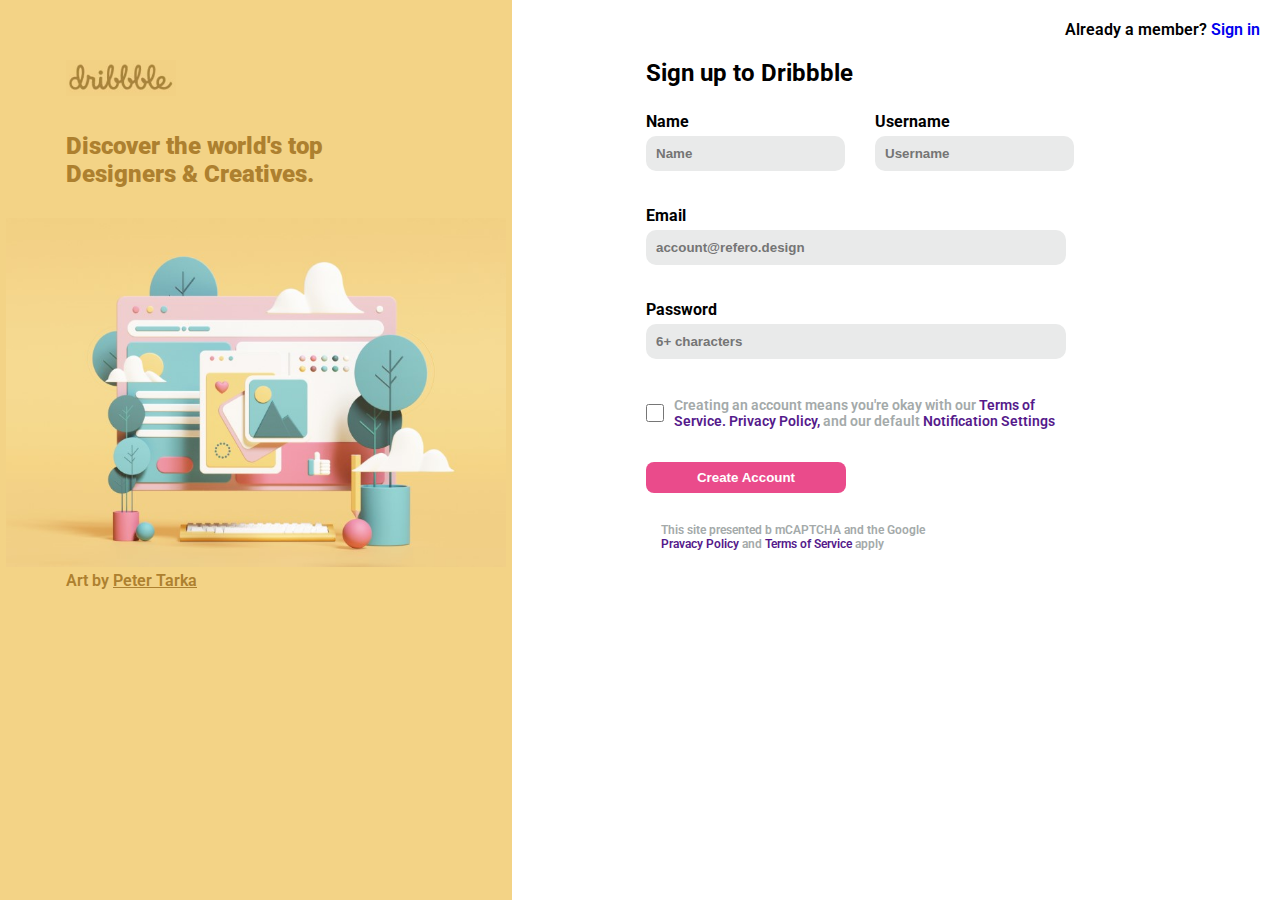
<file: index.html>
<!DOCTYPE html>
<html lang="en">

<head>
    <meta charset="UTF-8">
    <meta http-equiv="X-UA-Compatible" content="IE=edge">
    <meta name="viewport" content="width=device-width, initial-scale=1.0">
    <link rel="stylesheet" href="./style.css">
    <title>Sign Up</title>
    <!-- <style>
        @import url('https://fonts.googleapis.com/css2?family=Fira+Sans:ital,wght@0,100;0,200;0,300;0,400;0,500;0,600;0,700;0,800;0,900;1,100;1,200;1,300;1,400;1,500;1,600;1,700;1,800;1,900&family=Noto+Sans:ital,wght@0,100..900;1,100..900&family=Roboto:ital,wght@0,100;0,300;0,400;0,500;0,700;0,900;1,100;1,300;1,400;1,500;1,700;1,900&display=swap');

        * {
            margin: 0;
            padding: 0;
            box-sizing: border-box;
        }

        main {
            display: flex;
        }

        .main {
            width: 40%;
            height: 100vh;
            background-color: #f3d386;
            color: #ad802f;
            display: flex;
            justify-content: center;
        }

        .container {
            width: 60%;
        }

        .head {
            margin: 60px 60px 30px 60px;
            font-size: 26px;
        }

        .para {
            margin: 30px 60px;
            font-size: 24px;
            font-family: Arial, Helvetica, sans-serif;
            font-weight: 800;
        }

        .main img {
            width: 500px;
            margin: auto;
        }

        .foot {
            margin: auto 60px;
            font-family: 'Times New Roman', Times, serif;
            font-weight: 600;
        }

        .foot a {
            color: #ad802f;
        }

        .container nav {
            margin: 20px;
            text-align: end;
            font-weight: 600;
            font-family: 'Times New Roman', Times, serif;

        }

        .container nav a {
            text-decoration: none;
        }

        .form {
            display: flex;
            justify-content: center;
            align-items: center;
          /*   flex-direction: column; Added */
        }

        form h2 {
            font-family: Arial, Helvetica, sans-serif;
        }
        .name {
            display: flex;
        }
        .error {
            margin: 25px 0px;
            color: red;
            text-decoration: dotted;
        }

        form {
            width: 500px;
            margin: auto;
        }

        .username {
            margin: auto 30px;
        }

        .input input {
            padding: 10px;
            border-radius: 10px;
            background-color: #e9eaea;
            border: none;
            margin: 5px auto;
            font-weight: 600;
            width: 100%; /* Added */
        }

        label {
            color: black;
            font-weight: bold;
        }

        .email,
        .password {
            margin: 30px auto;
        }

        .email input,
        .password input {
            width: calc(100% - 80px); /* Adjusted */
        }

        .check {
            display: flex;
            align-items: center; /* Added */
        }

        .checkword {
            color: #a4aaaa;
            width: 410px;
            margin: auto 10px;
            font-size: 14px;
            font-weight: 600;
            font-family: sans-serif;
        }

        .check input {
            height: 18px;
            width: 18px;
            margin: 10px auto;
        }

        .check a {
            text-decoration: none;
        }
        button {
            padding: 8px;
            width: 200px;
            border-radius: 8px;
            border: none;
            color: white;
            background-color: #ea4b8b;
            margin: 30px auto;
            font-weight: 600;
            cursor: pointer;
        }

        .endding {
            margin: auto 15px;
            font-size: 12px;
            color: #a4aaaa;
            font-weight: 600;
        }

        .endding a {
            text-decoration: none;
        }

        @media screen and (max-width: 750px) {
            main {
                display: flex;
                flex-direction: column;
            }

            .main {
                width: 100%;
                height: 65vh;
            }

            .head {
                margin: 60px 0px 30px 25px;
            }

            .para {
                margin: 30px 25px;
            }

            .main img {
                width: 350px;
            }

            .foot {
                margin: auto 30px;
            }

            .container {
                width: 100%;
            }

            .heading h2 {
                margin: 20px 0px;
                text-align: center;
            }
            .form{
                margin: auto 20px;
            }
            .input input{
                width: 80%;
            }
            .name {
                display: flex;
                flex-direction: column;
            }

            .username {
                margin: 20px 0px;
            }

            .checkword {
                width: 300px;
            }
        }
    </style> -->
</head>

<body>
    <main>
        <div class="main">
            <div>
                <div class="head"><img src="./resources/dribblelogo2.PNG" alt="D"></div>
                <div class="para">Discover the world's top
                    <div>Designers & Creatives.</div>
                </div>
                <div class="image">
                    <img src="./resources/image.jpg" alt="boximge">
                </div>
                <div class="foot">Art by <a href="#">Peter Tarka</a></div>
            </div>
        </div>

        <div class="container">
            <div>
                <nav>Already a member? <a href="#">Sign in</a></nav>

            </div>
            <div class="form">
                <form action="Createaccount.html">

                    <div class="heading">
                        <h2>Sign up to Dribbble</h2>
                    </div>
                    <div class="error" id="error"></div>
                    <div class="name">
                        <div class="namediv">
                            <label for="first">Name</label>
                            <div class="input"><input type="text" placeholder="Name"></div>
                        </div>
                        <div class="username">
                            <label for="first" id="erroredname">Username</label>
                            <div class="input"><input type="text" placeholder="Username" id="username"
                                    oninput="validate()"></div>
                        </div>
                    </div>

                    <div class="email">
                        <label for="first">Email</label>
                        <div class="input"><input type="text" placeholder="account@refero.design"></div>
                    </div>

                    <div class="password">
                        <label for="first">Password</label>
                        <div class="input"><input type="password" placeholder="6+ characters"></div>
                    </div>

                    <div class="check">
                        <div> <input type="checkbox" id="checkbox"> </div>
                        <div class="checkword">Creating an account means you're okay with our <a href="">Terms of
                                Service. Privacy Policy,</a>
                            and our default<a href=""> Notification Settings</a></div>
                    </div>

                    <div class="submit">
                        <button type="submit">Create Account</button>
                    </div>

                    <div class="endding">
                        <p> This site presented b mCAPTCHA and the Google</p>
                        <p><a href="">Pravacy Policy</a> and <a href="">Terms of Service</a> apply</p>
                    </div>

                </form>
            </div>

        </div>


    </main>
    <script>
        function validate() {

            var error = document.getElementById("error");
            var username = document.getElementById("username");
            var usernamevalue = document.getElementById("username").value;
            var erroredname = document.getElementById("erroredname");

            if (usernamevalue == "John") {
                error.innerHTML = "<ul><li> Username has already been taken </li></ul>";
                erroredname.innerHTML = '<img src="./error-svgrepo-com.svg" alt="ER"> Username';
                username.style.backgroundColor = "#ffd6d6";
                username.style.color = "#ea0606";

            } else {
                error.textContent = "";
            }
        }
    </script>
</body>

</html>
</file>
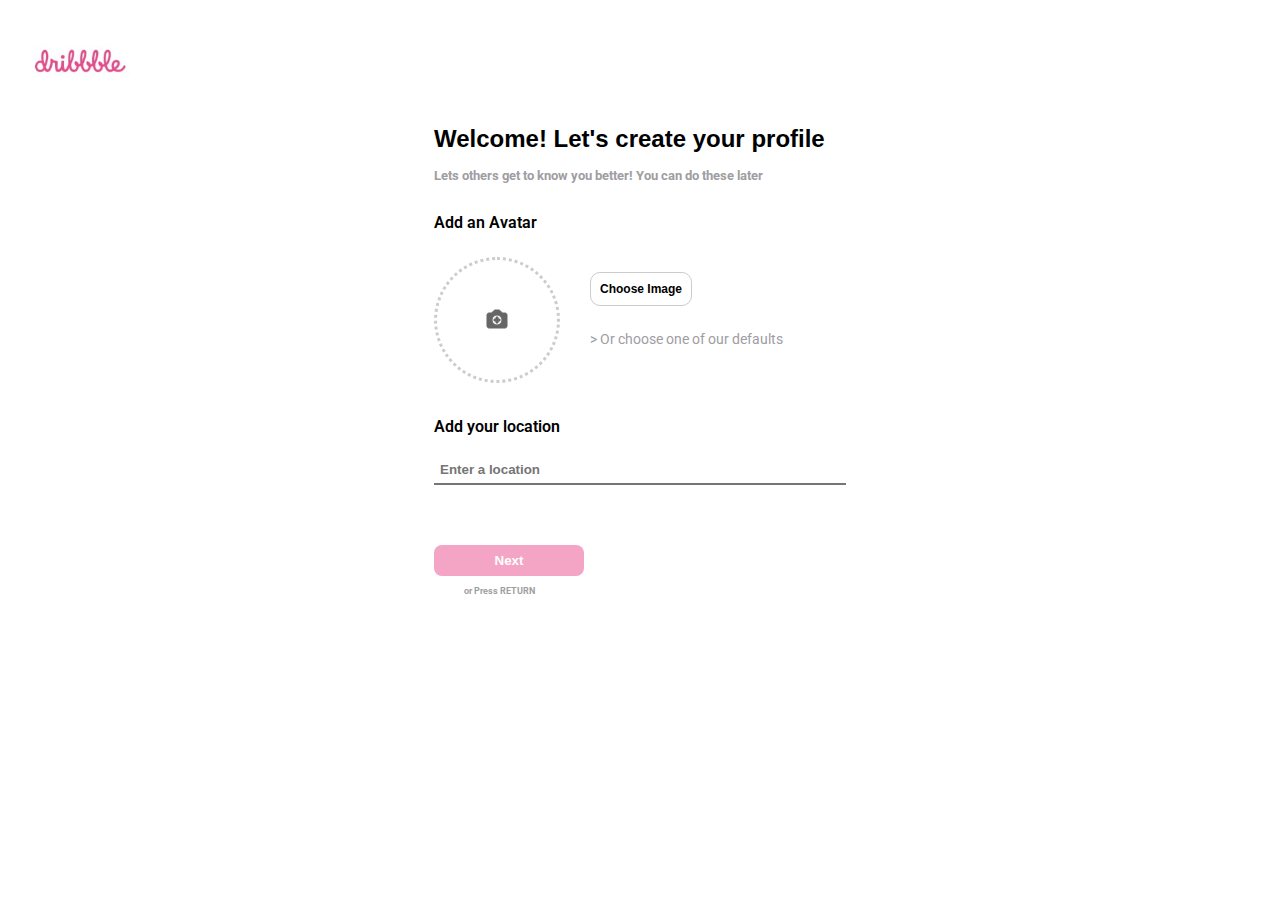
<file: Createaccount.html>
<!DOCTYPE html>
<html lang="en">

<head>
    <meta charset="UTF-8">
    <meta http-equiv="X-UA-Compatible" content="IE=edge">
    <meta name="viewport" content="width=device-width, initial-scale=1.0">
    <title>Create Account</title>
</head>
<style>
    @import url('https://fonts.googleapis.com/css2?family=Roboto:ital,wght@0,100;0,300;0,400;0,500;0,700;0,900;1,100;1,300;1,400;1,500;1,700;1,900&display=swap');
    * {
        margin: 0;
        padding: 0;
    }
    body {
        font-family: "Roboto", sans-serif;
        font-optical-sizing: auto;
        font-weight: 400;
        font-style: normal;
    }

    nav img {
      /*  font-size: 24px;
        font-weight: 600;
        color: #d27198;*/
        margin: 40px 30px;
        width: 100px;
    }

    .container {
        display: flex;
        justify-content: center;
        align-items: center;
    }

    .heading {
        font-size: 24px;
        font-family: Arial, Helvetica, sans-serif;
        font-weight: 700;

    }

    .para {
        color: #9e9da2;
        font-size: 13px;
        font-weight: 700;
        margin: 15px auto 30px auto;
    }

    .upload {
        display: flex;
        margin: 25px auto;
    }

    #image-preview {
        width: 120px;
        height: 120px;
        border: 3px dotted #ccc;
        border-radius: 50%;
    }

    .avatar {
        color: black;
        font-size: 16px;
        font-weight: 600;
        margin: 20px auto;

    }

    .choose {
        margin: 15px 30px;
    }

    .anotherchoose {
        margin: 25px auto;
        color: #9e9da2;
        font-size: 14px;
    }

    #choose-image-button {
        background-color: #ffff;
        font-size: 12px;
        font-weight: 600;
        padding: 9px;
        border: 1px solid #ccc;
        border-radius: 10px;
        font-family: Arial, Helvetica, sans-serif;
        cursor: pointer;
    }

    input {
        font-weight: 600;
    }

    .location {
        margin: 30px auto;
    }

    .location label {
        font-size: 16PX;
        font-weight: 600;

    }

    .location input {
        padding: 6px;
        width: 400px;
        border-top: none;
        border-left: none;
        border-right: none;
        margin: 20px auto;
    }

    #submitButton {
        padding: 8px;
        width: 150px;
        border-radius: 8px;
        border: none;
        color: white;
        background-color: #ea4b8b;
        margin: 10px auto;
        font-weight: 600;
        cursor: pointer;
        opacity: 0.5;
    }

    .end {
        margin: auto 30px;
        font-size: 11px;
        color: #9e9da2;

    }

    #image-preview {
        display: flex;
        justify-content: center;
        align-items: center;
    }

    #image-preview img {
        width: 20%;
        height: 20%;
        cursor: pointer;
    }
    @media only screen and (max-width: 750px) {
        .location input {
            
            width: 300px;
            margin: 20px 10px;
        }
        .heading{
            text-align: center;
        }
        .para{
            text-align: center;
        }
        .avatar{
            margin: 20px;
        }
        .upload {
            display: flex;
            align-items: center;
            flex-direction: column;
          }
          .choose{
            margin: 30px;
          }
          .location {
            margin: 30px 15px;
          }

          #submitButton {
            margin: 10px 15px;
          }
    }
</style>

<body>
    <nav>
        <img src="./resources/dribble_logo.png" alt="D">
    </nav>
    <div class="container">
        <form id="myForm" action="selectcard.html">
            <div class="heading">Welcome! Let's create your profile </div>
            <div class="para">Lets others get to know you better! You can do these later</div>
            <div class="avatar">Add an Avatar</div>
            <div class="upload">
                <div id="image-preview"><img src="./resources/cameraplus.svg" alt="C"></div>
                <div class="choose">
                    <input type="file" id="upload-input" accept="image/*" style="display: none;">
                    <button type="button" id="choose-image-button">Choose Image</button>

                    <div class="anotherchoose">
                        &gt; Or choose one of our defaults
                    </div>
                </div>
            </div>
            <div class="location">
                <label for="location">Add your location</label>
                <div>
                    <input type="text" name="location" id="location" placeholder="Enter a location">
                </div>
            </div>
            <div class="submit">
                <button type="submit" id="submitButton">Next</button>
            </div>
            <div class="end">
                <h5>or Press RETURN</h5>
            </div>
        </form>
    </div>

    <script>
        

        function uploadAndDisplayImage(file) {
            var reader = new FileReader();

            reader.onload = function (event) {
                var imgElement = document.createElement('img');
                imgElement.src = event.target.result;
                document.getElementById('image-preview').innerHTML = '';
                document.getElementById('image-preview').style.border = 'none';
                imgElement.style.width = '120px';
                imgElement.style.height = '120px';
                imgElement.style.borderRadius = '50%';
                imgElement.style.border = 'none';
                document.getElementById('image-preview').appendChild(imgElement);
            };

            reader.readAsDataURL(file);
        }

        document.getElementById('upload-input').addEventListener('change', function (event) {
            var file = event.target.files[0];
            uploadAndDisplayImage(file);
        });

        document.getElementById('choose-image-button').addEventListener('click', function () {
            document.getElementById('upload-input').click();
        });

      

        document.getElementById('submitButton').addEventListener('click', function (event) {
            // Prevent default form submission behavior
            event.preventDefault();

            // Check if the button type is submit
            if (this.type === 'submit') {
                // Manually submit the form
                document.getElementById('myForm').submit();
            } else {
                // Trigger the file input click event
                document.getElementById('upload-input').click();
            }
        });

        document.addEventListener('DOMContentLoaded', function () {
            var formInputs = document.querySelectorAll('input');
            var submitButton = document.getElementById('submitButton');

            formInputs.forEach(function (input) {
                input.addEventListener('input', function () {
                    var allFilled = true;
                    formInputs.forEach(function (input) {
                        if (!input.value.trim()) {
                            allFilled = false;
                        }
                    });
                    if (allFilled) {
                        submitButton.style.opacity = '1'; // Change button color
                    } else {
                        submitButton.style.opacity = '0.5'; // Reset button color
                    }
                });
            });
        });

        document.getElementById('file-input').addEventListener('change', function(event) {
            var file = event.target.files[0];
            var reader = new FileReader();
          
            reader.onload = function(e) {
           /*   var image = document.createElement('img');
              image.src = e.target.result;
              image.style.width = '200px';
              image.style.height = '200px';
              document.getElementById('imageContainer').innerHTML = '';
              document.getElementById('imageContainer').appendChild(image);*/
              
              // Save image data to local storage
              localStorage.setItem('uploadedImage', image.src);
            };
          
            reader.readAsDataURL(file);
          });
    </script>
</body>

</html>
</file>
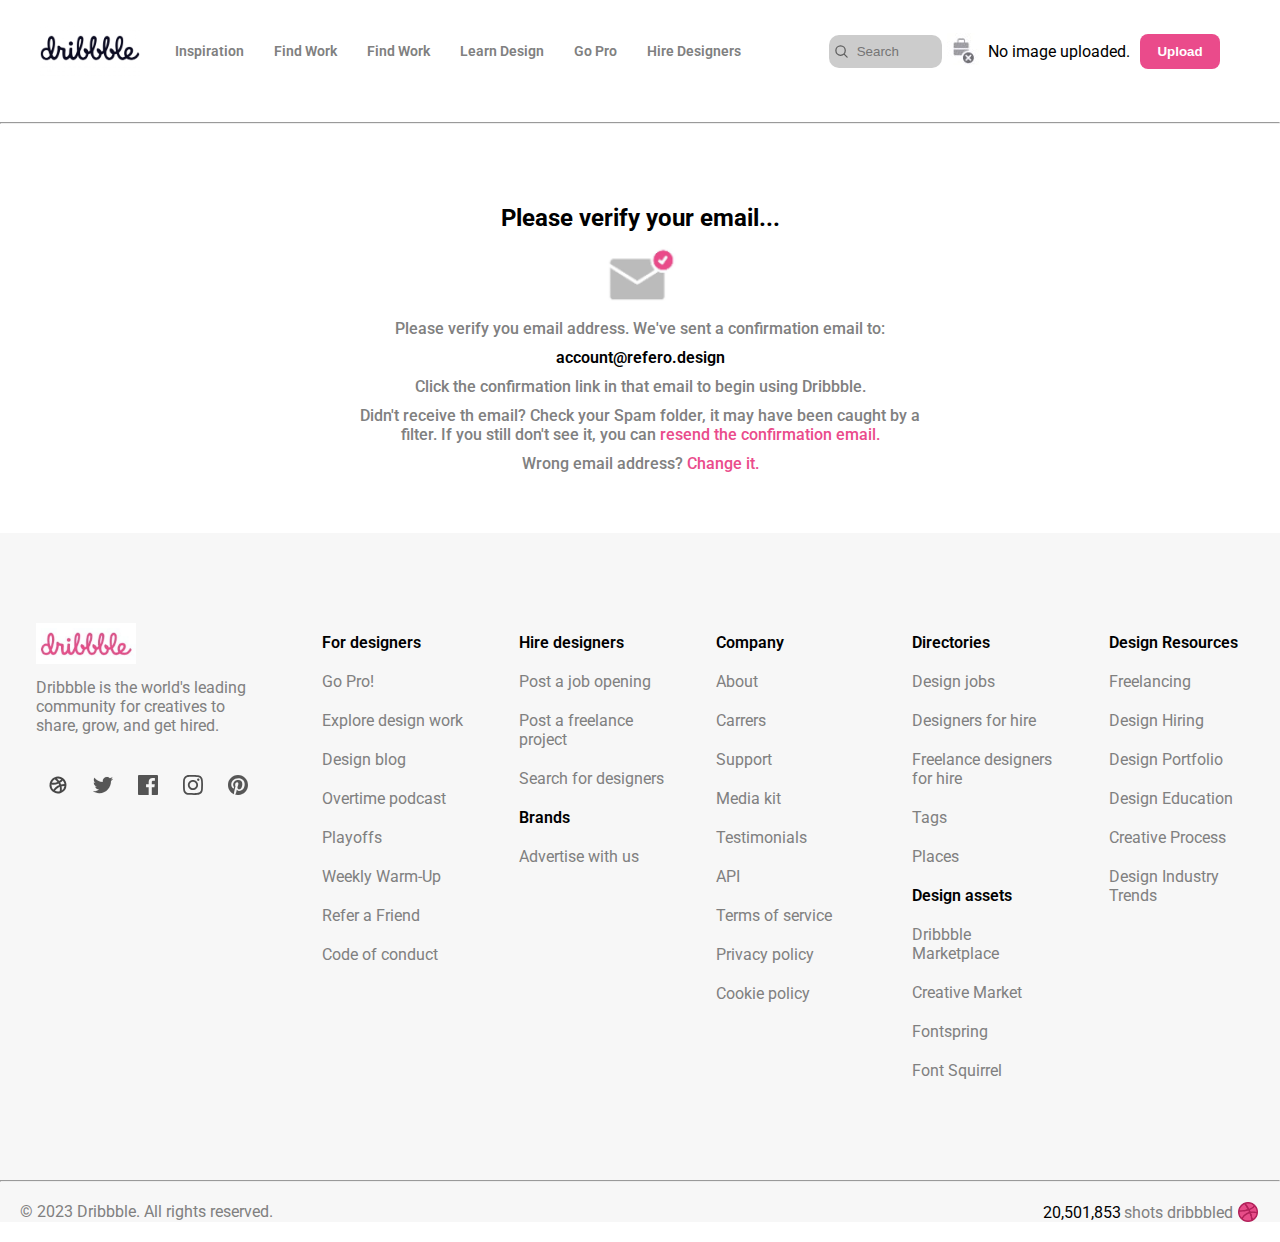
<file: emailcheck.html>
<!DOCTYPE html>
<html lang="en">

<head>
    <meta charset="UTF-8">
    <meta http-equiv="X-UA-Compatible" content="IE=edge">
    <meta name="viewport" content="width=device-width, initial-scale=1.0">
    <title>Confirmation Email</title>
</head>
<style>
    @import url('https://fonts.googleapis.com/css2?family=Roboto:ital,wght@0,100;0,300;0,400;0,500;0,700;0,900;1,100;1,300;1,400;1,500;1,700;1,900&display=swap');
    * {
        margin: 0;
        padding: 0;
    }
    body {
        font-family: "Roboto", sans-serif;
        font-optical-sizing: auto;
        font-weight: 400;
        font-style: normal;
    }


    nav {
        padding: 20px;
        display: flex;
        justify-content: space-between;
        align-items: center;

    }

    .company_name {
        font-size: 25px;
        font-weight: 600;
        margin: auto 20px;
        color: black;
        text-decoration: none;
    }

    .leftnav {
        display: flex;
        align-items: center;
    }

    .leftnav ul {
        display: flex;
        list-style: none;

    }

    .leftnav ul li {
        cursor: pointer;
    }

    .listitems {
        color: gray;
        margin: auto 15px;
        font-size: 14px;
        font-weight: 600;
    }

    input {
        border: none;
        background-color: #cccccc;
        width: 80px;
        padding: 4px;
    }

    .img1 {
        width: 15px;
    }

    .search {
        border-radius: 10px;
        display: flex;
        background-color: #cccccc;
        padding: 5px;
    }

    .rightnav {
        display: flex;
        margin: auto 30px;
        align-items: center;
    }

    .office img {
        margin: auto 5px;
    }

    #image-preview img {
        width: 35px;
        height: 35px;
        border: 1px solid #ccc;
        border-radius: 50%;
        margin: auto 10px;
    }

    .uploadbtn {
        margin: auto 10px;
        padding: 10px;
        width: 80px;
        border: none;
        color: white;
        background-color: #ea4b8b;
        font-weight: 600;
        border-radius: 8px;
        cursor: pointer;
    }

    hr {
        color: #cccc;
        margin: 20px auto;

    }

    .main {
        display: flex;
        justify-content: center;
        align-items: center;
        background-color: #ffffff;
    }

    .container {
        margin: 50px auto;
        width: 580px;

    }


    .container h3 {
        font-size: 24px;
        margin: 10px auto;
        text-align: center;
    }

    .emailimg {
        display: flex;
        justify-content: center;
    }

    .emailimg img {
        width: 80px;
    }

    .p1 p {
        margin: 10px 5px;
        font-weight: 500;
        font-size: 16px;
        color: grey;
        text-align: center;
    }

    .p2 p {
        text-align: center;
        margin: 10px 5px;
        font-weight: 600;
        font-size: 16px;
    }

    .p3 a {
        text-decoration: none;
        color: #ea4b8b;
    }

    .p1 a {
        text-decoration: none;
        color: #ea4b8b;
    }

    .p3 p {

        margin: 10px 5px;
        font-weight: 500;
        font-size: 16px;
        color: grey;
        text-align: center;
    }

    footer {
        background-color: rgb(247, 247, 247);

    }

    .title h6 {
        font-size: 24px;
        font-weight: 600;
        color: #ea4b8b;
    }

    .contact {
        display: flex;
        justify-content: space-around;

        flex-wrap: wrap;
        padding-top: 80px;
        padding-bottom: 60px;

    }

    .title {
        width: 225px;
        margin: 10px;
    }

    .title p {
        margin: 10px auto;
        color: gray;
    }

    .logos {
        display: flex;

    }

    .logos img {
        width: 20px;
        margin: 20px 10px;
    }

    .list1 ul {
        list-style: none;

    }

    .list1 ul li {
        margin: 20px auto;
        font-size: 16px;

    }

    .grey {
        color: gray;
    }

    .list_title {
        font-weight: 600;
        color: black;
    }

    .list1 {
        width: 145px;
    }

    .copyright {
        margin: 20px;
        display: flex;
        flex-wrap: wrap;
        justify-content: space-between;
    }

    .leftcopy {
        color: gray;
    }


    .rightcopy {
        color: gray;
        display: flex;
        align-items: center;
    }

    .rightcopy img {
        width: 20px;
        margin: auto 2px;
    }

    .navbar-toggle {
        display: none;
    }

    .navbar-toggle img {
        width: 10px;
        height: 10px;
        padding: 12px;
        background-color: #cccc;
        border-radius: 8px;
    }

    .rightcopy p {
        margin: auto 3px;
    }

    .listitems a {
        color: gray;
        text-decoration: none;
    }


    @media screen and (max-width: 768px) {
        .leftul {
            flex-direction: column;
            width: 50%;
            text-align: left;
            position: absolute;
            top: 140px;
            left: -70%;
            background-color: #333;
            transition: all 0.3s ease-in;
          }

        .leftul li {
            padding: 15px 0;
        }

        .leftnav {
            flex-direction: column;
            align-items: flex-start;
        }

        .navbar-toggle {
            display: flex;
            cursor: pointer;
        }

        nav {
            align-items: normal;
            flex-direction: column;
        }

        .rightnav {
            display: flex;
            margin: 15px 30px;
            align-items: center;
            justify-content: center;
        }

        .copyright {
            justify-content: center;
        }

        .rightcopy {
            margin: 5px;
        }

        .leftul.active {
            /* Update the class name here */
            left: 0;
        }
        .title_arrow{
            display: flex;
        }
    }
</style>

<body>
    <nav>
        <div class="leftnav">
            <div class="title_arrow">
                <div class="company_name">
                    <img src="./resources/dribblelogo.png" alt="logo" style="width: 100px;">
                </div>
                <div class="navbar-toggle" id="navbar-toggle" onclick="toggleNavbar()">
                    <img src="./resources/left arrow.svg" alt="L" class="arrowimg">
                </div>
            </div>
            <ul class="leftul" id="leftul">
                <li class="listitems"><a href="#"> Inspiration</a></li>
                <li class="listitems"><a href="#"> Find Work</a></li>
                <li class="listitems"><a href="#"> Find Work</a></li>
                <li class="listitems"><a href="#"> Learn Design</a></li>
                <li class="listitems"><a href="#"> Go Pro</a></li>
                <li class="listitems"><a href="#"> Hire Designers</a></li>
            </ul>
        </div>
        <div class="rightnav">
            <div class="search">
                <img src="./resources/search-svgrepo-com.svg" class="img1" alt="">
                <input type="text" placeholder=" Search">
            </div>
            <div class="office"><img src="./resources/office.jpg" alt="office"></div>
            <div id="image-preview">

            </div>

            <button type="button" class="uploadbtn">Upload</button>
        </div>
    </nav>
    <hr>

    <div class="main">

        <div class="container">
            <h3>Please verify your email...</h3>

            <div class="emailimg">
                <img src="./resources/email.PNG" alt="email">
            </div>

            <div class="p1">
                <p>Please verify you email address. We've sent a confirmation email to: </p>
            </div>
            <div class="p2">
                <p>account@refero.design</p>
            </div>

            <div class="p1">
                <p>Click the confirmation link in that email to begin using Dribbble.</p>
            </div>

            <div class="p3">
                <p>Didn't receive th email? Check your Spam folder, it may have been caught by a filter. If you still
                    don't
                    see it, you can <a href="#">resend the confirmation email.</a></p>
            </div>

            <div class="p1">
                <p>Wrong email address? <a href="#">Change it.</a></p>
            </div>
        </div>

    </div>

    <!-- Footer -->
    <footer>
        <div class="contact">
            <div class="title">
                <img src="./resources/dribble_logo.png" alt="DR" style="width: 100px;">
                <p>Dribbble is the world's leading community for creatives to share, grow, and get hired. </p>
                <div class="logos">
                    <p><img src="./resources/dribbble-logo-bold-svgrepo-com.svg" alt="facebook"></p>
                    <p><img src="./resources/twitter.svg" alt="facebook"></p>
                    <p><img src="./resources/facebook.svg" alt="facebook"></p>
                    <p><img src="./resources/instagram.svg" alt="facebook"></p>
                    <p><img src="./resources/pinterest.svg" alt="facebook"></p>
                </div>
            </div>

            <div class="list1">
                <ul>
                    <li class="list_title">For designers</li>
                    <li class="grey">Go Pro!</li>
                    <li class="grey">Explore design work</li>
                    <li class="grey">Design blog</li>
                    <li class="grey">Overtime podcast</li>
                    <li class="grey">Playoffs</li>
                    <li class="grey">Weekly Warm-Up</li>
                    <li class="grey">Refer a Friend</li>
                    <li class="grey">Code of conduct</li>
                </ul>
            </div>

            <div class="list1">
                <ul>
                    <li class="list_title">Hire designers</li>
                    <li class="grey">Post a job opening</li>
                    <li class="grey">Post a freelance project</li>
                    <li class="grey">Search for designers</li>
                    <li class="list_title">Brands</li>
                    <li class="grey">Advertise with us</li>
                </ul>
            </div>

            <div class="list1">
                <ul>
                    <li class="list_title grey">Company</li>
                    <li class="grey">About</li>
                    <li class="grey">Carrers</li>
                    <li class="grey">Support</li>
                    <li class="grey">Media kit</li>
                    <li class="grey">Testimonials</li>
                    <li class="grey">API</li>
                    <li class="grey">Terms of service</li>
                    <li class="grey">Privacy policy</li>
                    <li class="grey">Cookie policy</li>
                </ul>
            </div>

            <div class="list1">
                <ul>
                    <li class="list_title grey">Directories</li>
                    <li class="grey">Design jobs</li>
                    <li class="grey">Designers for hire</li>
                    <li class="grey">Freelance designers for hire</li>
                    <li class="grey">Tags</li>
                    <li class="grey">Places</li>
                    <li class="list_title">Design assets</li>
                    <li class="grey">Dribbble Marketplace</li>
                    <li class="grey">Creative Market</li>
                    <li class="grey">Fontspring</li>
                    <li class="grey">Font Squirrel</li>
                </ul>
            </div>

            <div class="list1">
                <ul>
                    <li class="list_title grey">Design Resources</li>
                    <li class="grey">Freelancing</li>
                    <li class="grey">Design Hiring</li>
                    <li class="grey">Design Portfolio</li>
                    <li class="grey">Design Education</li>
                    <li class="grey">Creative Process</li>
                    <li class="grey">Design Industry Trends</li>
                </ul>
            </div>
        </div>
        <hr>
        <div class="copyright">
            <div class="leftcopy"> &#169; 2023 Dribbble. All rights reserved.</div>
            <div class="rightcopy"><span style="color: black;">20,501,853 </span>
                <p> shots dribbbled</p> <img src="./resources/dribbble logo.png" alt="D">
            </div>

        </div>
    </footer>
    <script>
        document.addEventListener('DOMContentLoaded', function () {
            var imageData = localStorage.getItem('uploadedImage');

            if (imageData) {
                var image = document.createElement('img');
                image.src = imageData;
                document.getElementById('image-preview').appendChild(image);
            } else {
                document.getElementById('image-preview').innerText = 'No image uploaded.';
            }
        });

        function toggleNavbar() {
            var navbarLinks = document.getElementById("leftul");
            navbarLinks.classList.toggle("active");
            /*var navbartoggle = document.getElementById("navbar-toggle");

            if (navbarLinks.style.display === "flex") {
                
                navbarLinks.style.display = "none";
                navbartoggle.innerHTML ='<img src="./left arrow.svg" alt="L" class="arrowimg">';
            } else {
                navbarLinks.style.display = "flex";
                navbartoggle.innerHTML ='<img src="./down arrow.svg" alt="L" class="arrowimg">';

            }*/

        }
    </script>
</body>

</html>
</file>
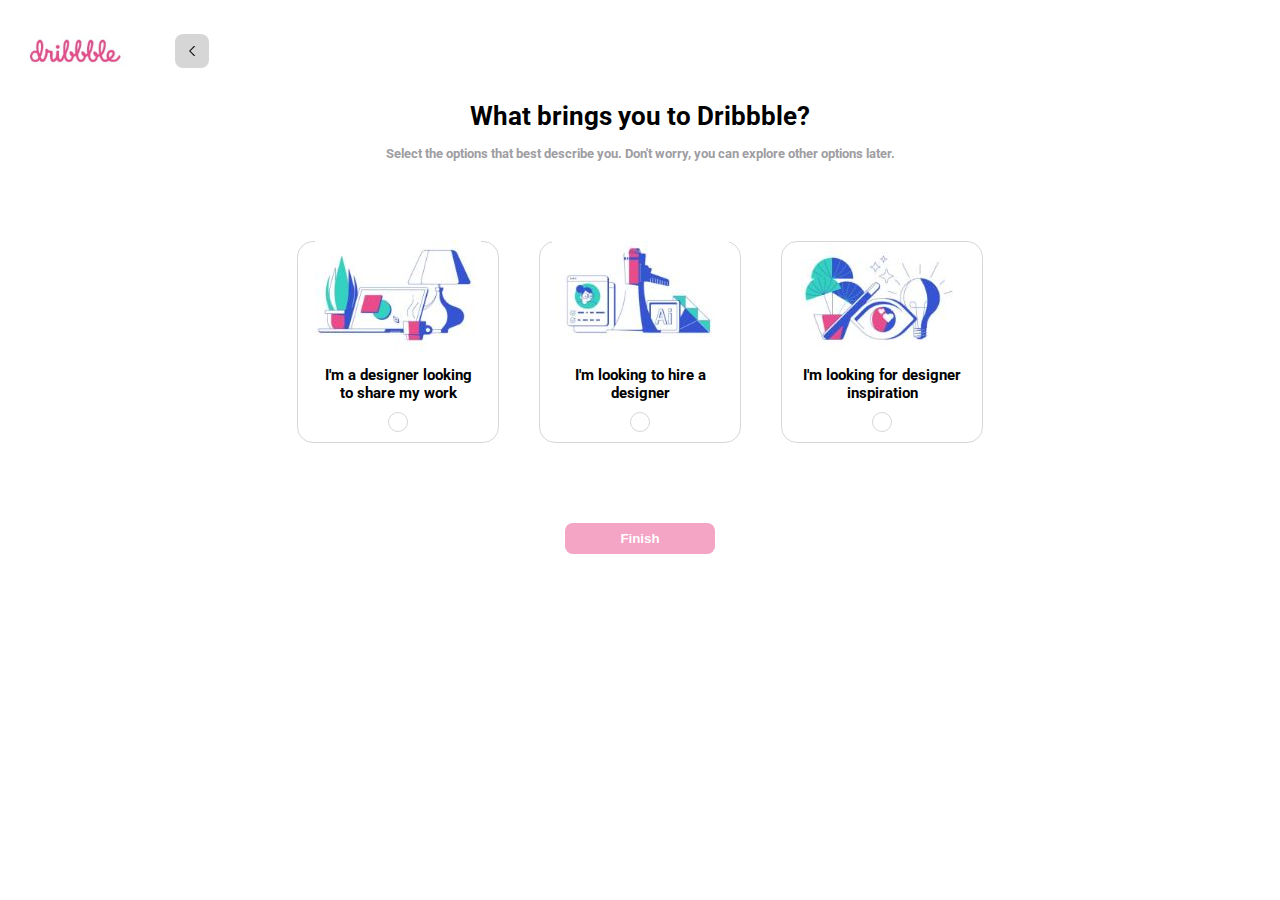
<file: selectcard.html>
<!DOCTYPE html>
<html lang="en">

<head>
    <meta charset="UTF-8">
    <meta http-equiv="X-UA-Compatible" content="IE=edge">
    <meta name="viewport" content="width=device-width, initial-scale=1.0">
    <title>select card</title>
</head>
<style>
    @import url('https://fonts.googleapis.com/css2?family=Roboto:ital,wght@0,100;0,300;0,400;0,500;0,700;0,900;1,100;1,300;1,400;1,500;1,700;1,900&display=swap');

    * {
        margin: 0;
        padding: 0;
    }

    body {
        font-family: "Roboto", sans-serif;
        font-optical-sizing: auto;
        font-weight: 400;
        font-style: normal;
    }

    nav img {
        margin: 10px 25px;
        width: 100px;
    }

    nav {
        display: flex;
        margin: 20px auto;
        align-items: center;
    }

    .arrowimg {
        width: 10px;
        height: 10px;
        padding: 12px;
        background-color: #cccc;
        border-radius: 8px;
    }

    .container {
        display: flex;
        justify-content: center;
        align-items: center;
        text-align: center;
    }

    .heading {
        font-size: 26px;
        font-weight: 700;

    }

    .para {
        color: #9e9da2;
        font-size: 13px;
        font-weight: 700;
        margin: 15px auto 30px auto;
    }

    #submitButton {
        padding: 8px;
        width: 150px;
        border-radius: 8px;
        border: none;
        color: white;
        background-color: #ea4b8b;
        margin: 10px auto;
        font-weight: 600;
        cursor: pointer;
        opacity: 0.5;
    }

    .cards {
        margin: 40px auto 30px auto;
        display: flex;
        flex-wrap: wrap;
        justify-content: center;
        align-items: center;
    }

    .card {
        width: 200px;
        height: 200px;
        border-radius: 16px;
        border: 1px solid #cccc;
        margin: 40px 20px;
        position: relative;
    }

    .img img {
        margin: 10px auto;
    }

    .card h5 {
        margin: auto 20px;
        font-size: 15px;
    }

    .circle-checkbox {
        position: relative;
        appearance: none;
        -webkit-appearance: none;
        -moz-appearance: none;
        width: 20px;
        height: 20px;
        border-radius: 50%;
        border: 1px solid #cccc;
        outline: none;
        cursor: pointer;
        color: white;
    }

    .circle-checkbox::before {
        content: '\2714';
        font-size: 14px;
        position: absolute;
        top: 50%;
        left: 50%;
        transform: translate(-50%, -50%);
        opacity: 0;
        color: white;
    }

    .circle-checkbox:checked::before {
        opacity: 1;
    }

    .circle-checkbox:checked {
        background-color: #ea4b8b;
    }

    .radio {
        display: flex;
        align-items: center;
        justify-content: center;
        margin: 10px auto;
    }

    .hidetext {
        margin: 10px;
        font-size: 12px;
        font-weight: 600;
        color: #ccc;
        text-align: center;
        display: none;
    }

    .card1 {
        position: absolute;
        bottom: 0;
    }

    .card.clicked {
        border: 2px solid #ea4b8b;
    }

    .end {
        margin: auto 30px;
        font-size: 11px;
        color: #9e9da2;
        display: none;
    }

    .anything {

        display: none;
    }
</style>

<body>
    <nav>
        <img src="./resources/dribble_logo.png" alt="">
        <img src="./resources/left arrow.svg" alt="L" class="arrowimg">
    </nav>
    <div class="container">
        <form id="myForm" action="emailcheck.html">
            <div class="heading">What brings you to Dribbble? </div>
            <div class="para">Select the options that best describe you. Don't worry, you can explore other options
                later.</div>

            <div class="cards">
                <div class="card" onclick="toggleCheckbox(event)">
                    <div class="card1">
                        <div class="img">
                            <img src="./resources/ss1.jpg" alt="P1">
                        </div>
                        <h5>I'm a designer looking to share my work</h5>

                        <div class="hidetext">
                            with our 7 million shots from a vast community of designers. Dribbble is the leading
                            source for design inspiration.
                        </div>
                        <div class="radio">
                            <input type="checkbox" class="circle-checkbox">
                        </div>
                    </div>
                </div>


                <div class="card" onclick="toggleCheckbox(event)">
                    <div class="card1">
                        <div class="img">
                            <img src="./resources/ss2.jpg" alt="P2">
                        </div>
                        <h5>I'm looking to hire a designer</h5>

                        <div class="hidetext">
                            with our 7 million shots from a vast community of designers. Dribbble is the leading
                            source for design inspiration.
                        </div>
                        <div class="radio">
                            <input type="checkbox" class="circle-checkbox">
                        </div>
                    </div>
                </div>


                <div class="card" onclick="toggleCheckbox(event)">
                    <div class="card1">
                        <div class="img">
                            <img src="./resources/ss3.jpg" alt="P3">
                        </div>
                        <h5>I'm looking for designer inspiration</h5>

                        <div class="hidetext">
                            with our 7 million shots from a vast community of designers. Dribbble is the leading
                            source for design inspiration.
                        </div>
                        <div class="radio">
                            <input type="checkbox" class="circle-checkbox">
                        </div>
                    </div>
                </div>
            </div>
            <div class="anything">
                <h5>Anything else? you can select multiple</h5>
            </div>
            <div class="submit">
                <button type="submit" id="submitButton">Finish</button>
            </div>
            <div class="end">
                <h5>or Press RETURN</h5>
            </div>

        </form>
    </div>

    <script>
        function toggleCheckbox(event) {
            var checkboxes = document.querySelectorAll('.circle-checkbox');
            var submitButton = document.getElementById('submitButton');
            var hidetexts = document.querySelectorAll('.hidetext');
            var cards = document.querySelectorAll('.card');
            var anythingDiv = document.querySelector('.anything');
            var endDiv = document.querySelector('.end');
            var selected = false;

            checkboxes.forEach(function (checkbox) {
                checkbox.checked = false;
            });

            cards.forEach(function (card) {
                card.classList.remove('clicked');
            });

            var checkbox = event.currentTarget.querySelector('.circle-checkbox');
            checkbox.checked = true;
            event.currentTarget.classList.add('clicked');

            hidetexts.forEach(function (hidetext) {
                hidetext.style.display = 'none';
            });

            var hidetext = event.currentTarget.querySelector('.hidetext');
            hidetext.style.display = 'block';

            checkboxes.forEach(function (checkbox) {
                if (checkbox.checked) {
                    selected = true;
                }
            });

            if (selected) {
                anythingDiv.style.display = 'block';
                endDiv.style.display = 'block';
                submitButton.style.opacity = 1;
            } else {
                anythingDiv.style.display = 'none';
                endDiv.style.display = 'none';
            }
        }
    </script>
</body>

</html>
</file>
<file: style.css>
@import url('https://fonts.googleapis.com/css2?family=Roboto:ital,wght@0,100;0,300;0,400;0,500;0,700;0,900;1,100;1,300;1,400;1,500;1,700;1,900&display=swap');

* {
    margin: 0;
    padding: 0;
    box-sizing: border-box;
}
body {
    font-family: "Roboto", sans-serif;
    font-optical-sizing: auto;
    font-weight: 400;
    font-style: normal;
}


main {
    display: flex;
}

.main {
    width: 40%;
    height: 100vh;
    background-color: #f3d386;
    color: #ad802f;
    display: flex;
    justify-content: center;
}

.container {
    width: 60%;
}

.head {
    margin: 60px 60px 30px 60px;
    font-size: 26px;
}
.head img{
    width: 110px;
}

.para {
    margin: 30px 60px;
    font-size: 24px;
  /*  font-family: Arial, Helvetica, sans-serif;*/
    font-weight: 900;
}

.image img {
    width: 500px;
    margin: auto;
}

.foot {
    margin: auto 60px;
  /*  font-family: 'Times New Roman', Times, serif;*/
    font-weight: 600;
}

.foot a {
    color: #ad802f;
}

.container nav {
    margin: 20px;
    text-align: end;
    font-weight: 600;
 /*   font-family: 'Times New Roman', Times, serif;*/

}

.container nav a {
    text-decoration: none;
}

.form {
    display: flex;
    justify-content: center;
    align-items: center;
    /*   flex-direction: column; Added */
}



.name {
    display: flex;
}

.error {
    margin: 25px 0px;
    color: red;
    text-decoration: dotted;
    font-weight: 500;
}

form {
    width: 500px;
    margin: auto;
}

.username {
    margin: auto 30px;
}

.input input {
    padding: 10px;
    border-radius: 10px;
    background-color: #e9eaea;
    border: none;
    margin: 5px auto;
    font-weight: 600;
    width: 100%;
    /* Added */
}

label {
    color: black;
    font-weight: bold;
}

.email,
.password {
    margin: 30px auto;
}

.email input,
.password input {
    width: calc(100% - 80px);
    /* Adjusted */
}

.check {
    display: flex;
    align-items: center;
    /* Added */
}

.checkword {
    color: #a4aaaa;
    width: 410px;
    margin: auto 10px;
    font-size: 14px;
    font-weight: 600;
   /* font-family: sans-serif;*/
}

.check input {
    height: 18px;
    width: 18px;
    margin: 10px auto;
}

.check a {
    text-decoration: none;
}

button {
    padding: 8px;
    width: 200px;
    border-radius: 8px;
    border: none;
    color: white;
    background-color: #ea4b8b;
    margin: 30px auto;
    font-weight: 600;
    cursor: pointer;
}

.endding {
    margin: auto 15px;
    font-size: 12px;
    color: #a4aaaa;
    font-weight: 600;
}

.endding a {
    text-decoration: none;
}

.username label img {
    width: 15px;
}


@media screen and (max-width: 750px) {
    main {
        display: flex;
        flex-direction: column;
    }

    .main {
        width: 100%;
        height: 80vh;
    }

    .head {
        margin: 60px 0px 30px 25px;
    }

    .para {
        margin: 30px 25px;
    }

    .main img {
        width: 350px;
    }

    .foot {
        margin: auto 30px;
    }

    .container {
        width: 100%;
    }

    .heading h2 {
        margin: 20px 0px;
        text-align: center;
    }

    .form {
        margin: auto 20px;
    }

    .input input {
        width: 80%;
    }

    .name {
        display: flex;
        flex-direction: column;
    }

    .username {
        margin: 20px 0px;
    }

    .checkword {
        width: 300px;
    }
}
</file>
